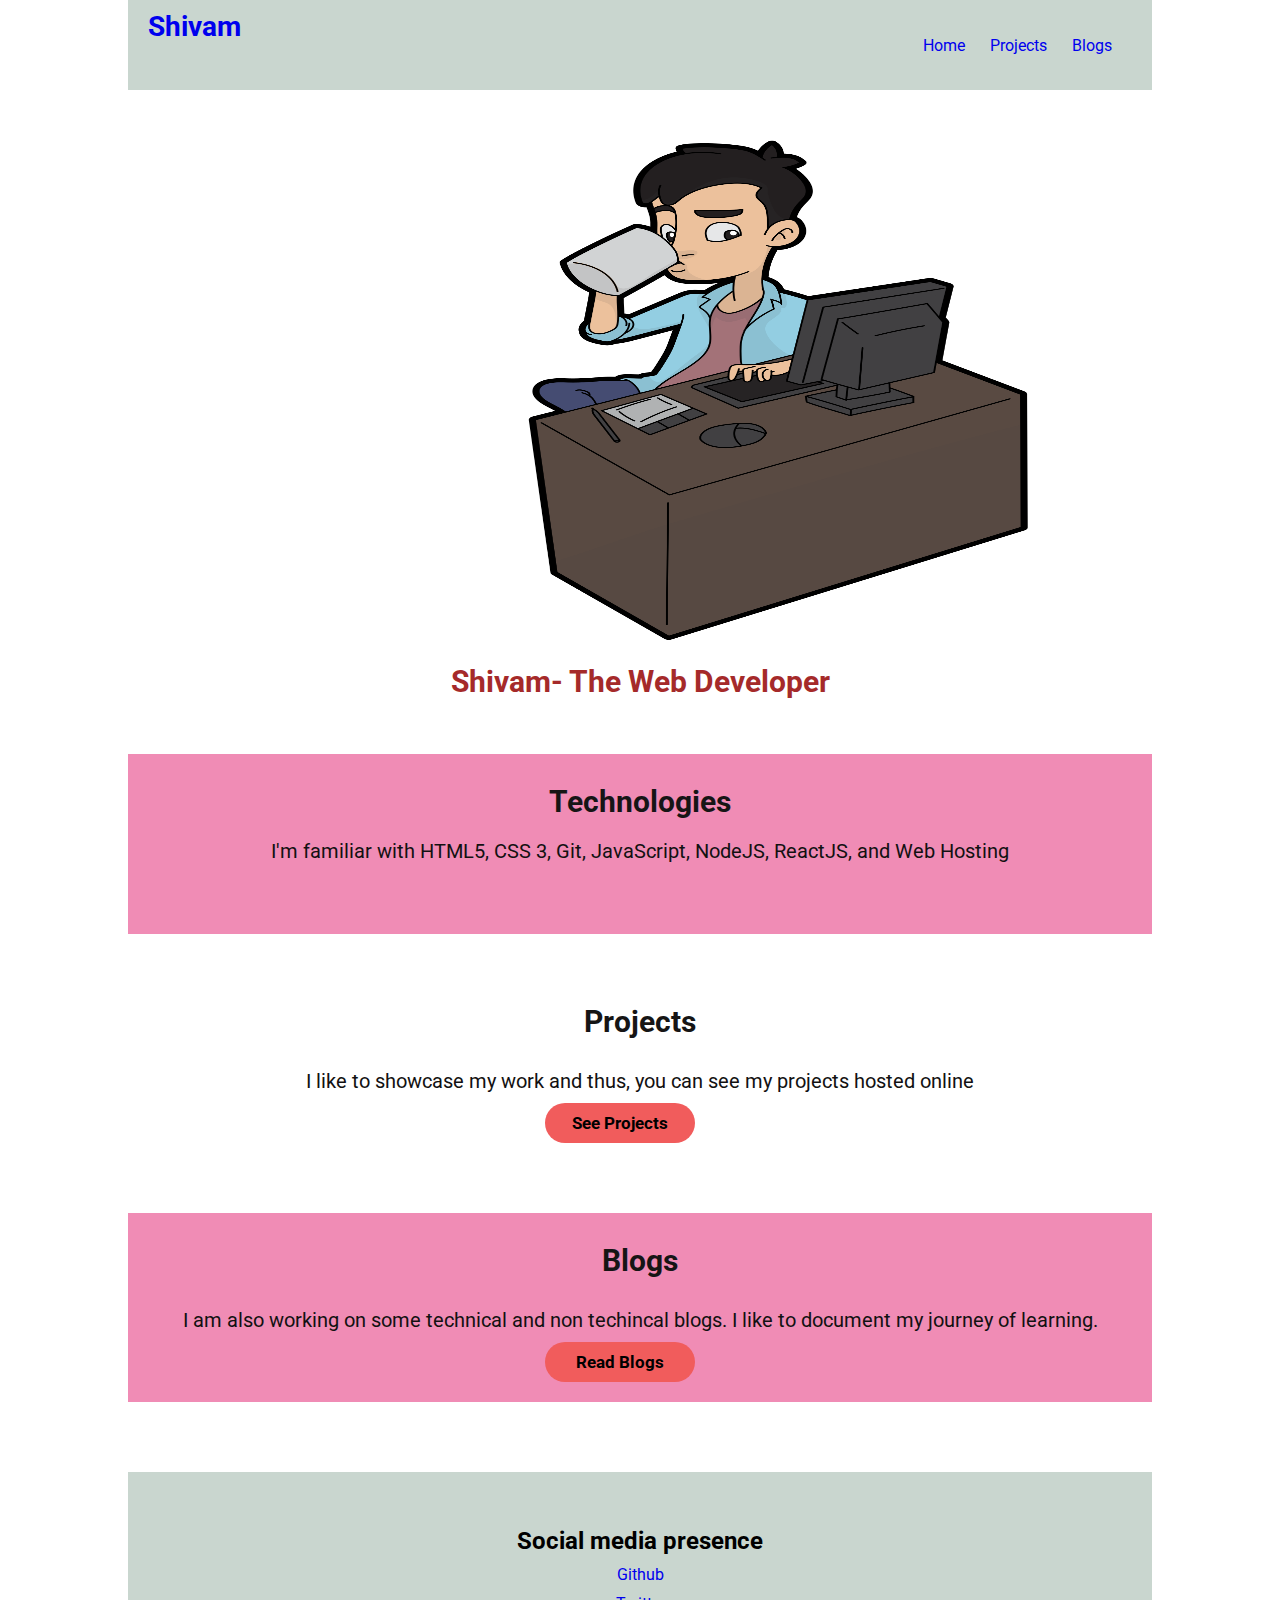
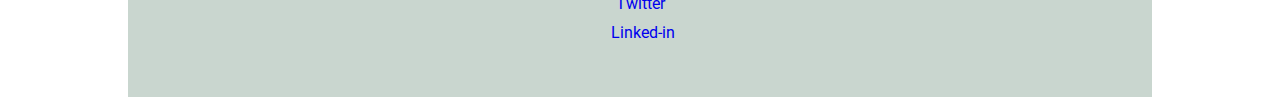
<file: index.html>
<!DOCTYPE html>
<html lang="en">
  <head>
    <meta charset="UTF-8" />
    <meta http-equiv="X-UA-Compatible" content="IE=edge" />
    <meta name="viewport" content="width=device-width, initial-scale=1.0" />
    <link rel="stylesheet" href="style.css" />
    <title>Shivam Kumar</title>
  </head>
  <body>
    <nav class="nav">
      <h3 class="heading"><a href="/index.html">Shivam</a></h3>
      <div class="links">
        <a href="/index.html">Home</a>
        <a href="/projects.html">Projects</a>
        <a href="/blogs.html">Blogs</a>
      </div>
    </nav>
    <section class="sec-2">
      <img class="img" src="/png.png" />
    </section>
    <section class="sec-3">
      <h1>Shivam- The Web Developer</h1>
    </section>
    <section class="sec-4">
      <h1>Technologies</h1>
      <p>
        I'm familiar with HTML5, CSS 3, Git, JavaScript, NodeJS, ReactJS, and Web
        Hosting
      </p>
    </section>
    <section class="sec-5">
      <h1>Projects</h1>
      <p>
        I like to showcase my work and thus, you can see my projects hosted
        online
      </p>
      <a class="button" href="/projects.html">See Projects</a>
    </section>
    <section class="sec-6">
      <h1>Blogs</h1>
      <p>
        I am also working on some technical and non techincal blogs. I like to
        document my journey of learning.
      </p>
      <a class="button" href="/blogs.html">Read Blogs</a>
    </section>
    <footer>
      <h2>Social media presence</h2>
      <a href="https://github.com/Shivamkumar08">Github</a>
      <a href="https://twitter.com/shibu_perfect">Twitter</a>
      <a href="https://www.linkedin.com/in/shivam-kumar-037943184/" class="ld"
        >Linked-in</a
      >
    </footer>
  </body>
</html>
</file>
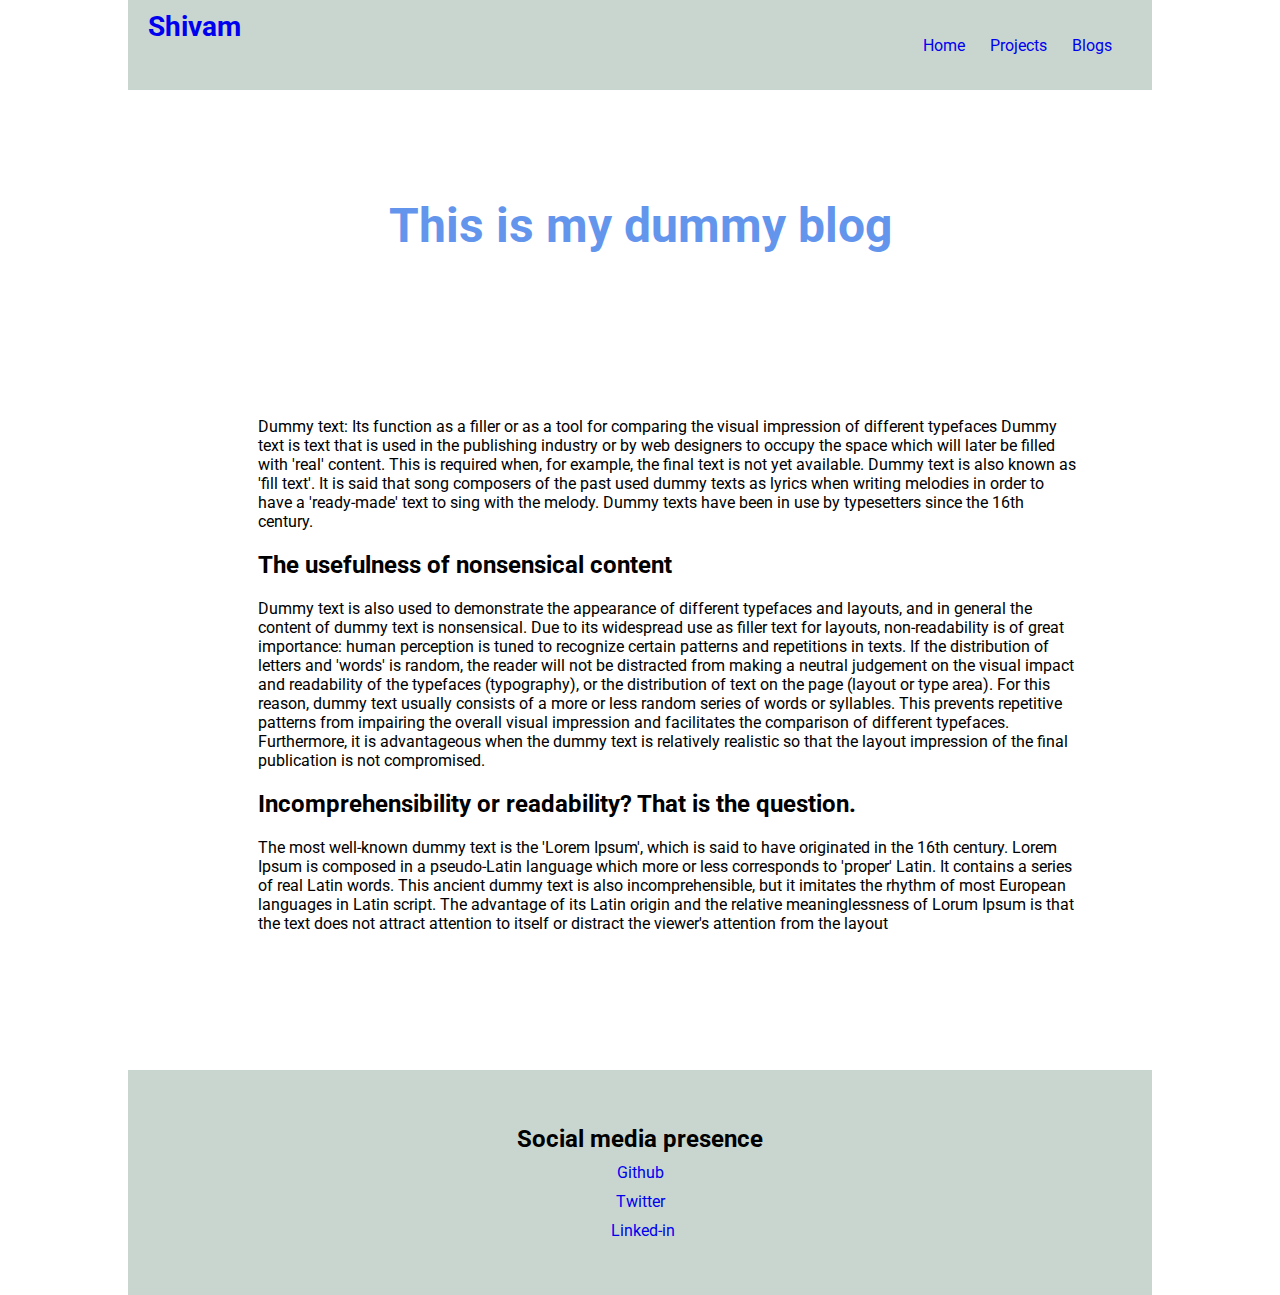
<file: blog1.html>
<!DOCTYPE html>
<html lang="en">
  <head>
    <meta charset="UTF-8" />
    <meta http-equiv="X-UA-Compatible" content="IE=edge" />
    <meta name="viewport" content="width=device-width, initial-scale=1.0" />
    <link rel="stylesheet" href="blog1.css" />
    <title>Shivam Kumar</title>
  </head>
  <body>
    <nav class="nav">
      <h3 class="heading"><a href="/index.html">Shivam</a></h3>
      <div class="links">
        <a href="/index.html">Home</a>
        <a href="/projects.html">Projects</a>
        <a href="/blogs.html">Blogs</a>
      </div>
    </nav>
    <section class="b-sec1">
      <h1>This is my dummy blog</h1>
    </section>
    <section class="bb-sec2">
      <p>
        Dummy text: Its function as a filler or as a tool for comparing the
        visual impression of different typefaces Dummy text is text that is used
        in the publishing industry or by web designers to occupy the space which
        will later be filled with 'real' content. This is required when, for
        example, the final text is not yet available. Dummy text is also known
        as 'fill text'. It is said that song composers of the past used dummy
        texts as lyrics when writing melodies in order to have a 'ready-made'
        text to sing with the melody. Dummy texts have been in use by
        typesetters since the 16th century.
      </p>
      <h2>The usefulness of nonsensical content</h2>
      <p>
        Dummy text is also used to demonstrate the appearance of different
        typefaces and layouts, and in general the content of dummy text is
        nonsensical. Due to its widespread use as filler text for layouts,
        non-readability is of great importance: human perception is tuned to
        recognize certain patterns and repetitions in texts. If the distribution
        of letters and 'words' is random, the reader will not be distracted from
        making a neutral judgement on the visual impact and readability of the
        typefaces (typography), or the distribution of text on the page (layout
        or type area). For this reason, dummy text usually consists of a more or
        less random series of words or syllables. This prevents repetitive
        patterns from impairing the overall visual impression and facilitates
        the comparison of different typefaces. Furthermore, it is advantageous
        when the dummy text is relatively realistic so that the layout
        impression of the final publication is not compromised.
      </p>
      <h2>Incomprehensibility or readability? That is the question.</h2>
      <p>
        The most well-known dummy text is the 'Lorem Ipsum', which is said to
        have originated in the 16th century. Lorem Ipsum is composed in a
        pseudo-Latin language which more or less corresponds to 'proper' Latin.
        It contains a series of real Latin words. This ancient dummy text is
        also incomprehensible, but it imitates the rhythm of most European
        languages in Latin script. The advantage of its Latin origin and the
        relative meaninglessness of Lorum Ipsum is that the text does not
        attract attention to itself or distract the viewer's attention from the
        layout
      </p>
    </section>
    <footer>
      <h2>Social media presence</h2>
      <a href="https://github.com/Shivamkumar08">Github</a>
      <a href="https://twitter.com/shibu_perfect">Twitter</a>
      <a href="https://www.linkedin.com/in/shivam-kumar-037943184/" class="ld"
        >Linked-in</a
      >
    </footer>
  </body>
</html>
</file>
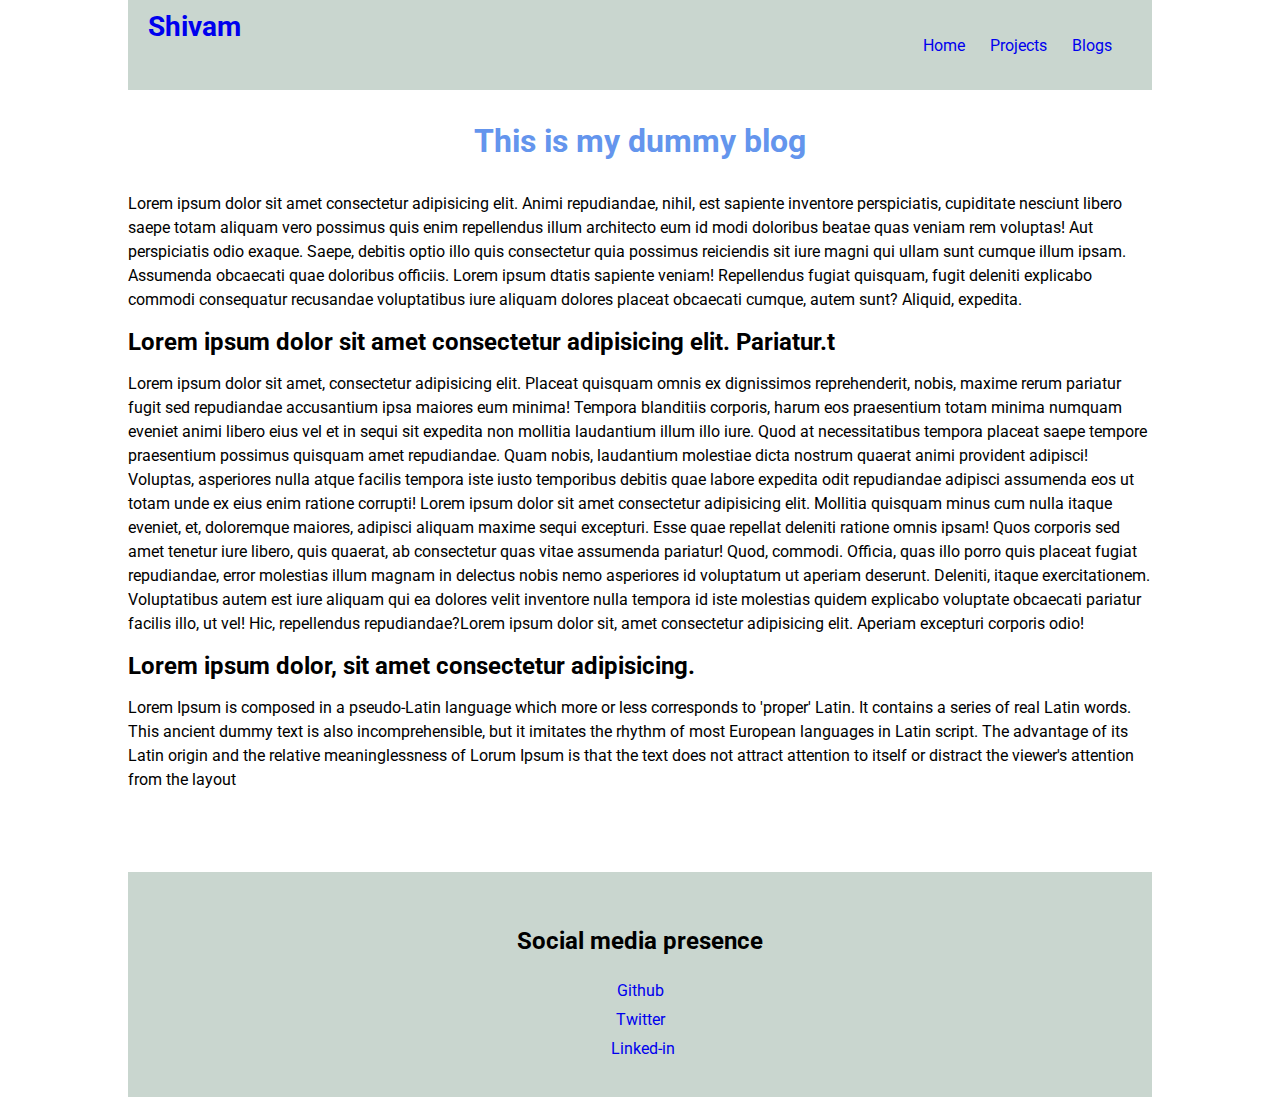
<file: blog2.html>
<!DOCTYPE html>
<html lang="en">
  <head>
    <meta charset="UTF-8" />
    <meta http-equiv="X-UA-Compatible" content="IE=edge" />
    <meta name="viewport" content="width=device-width, initial-scale=1.0" />
    <link rel="stylesheet" href="blog2.css" />
    <title>Shivam Kumar</title>
  </head>
  <body>
    <nav class="nav">
      <h3 class="heading"><a href="/index.html">Shivam</a></h3>
      <div class="links">
        <a href="/index.html">Home</a>
        <a href="/projects.html">Projects</a>
        <a href="/blogs.html">Blogs</a>
      </div>
    </nav>
    <section class="b-sec1">
      <h1 class="center">This is my dummy blog</h1>
    </section>
    <section class="bb-sec2">
      <p>
        Lorem ipsum dolor sit amet consectetur adipisicing elit. Animi
        repudiandae, nihil, est sapiente inventore perspiciatis, cupiditate
        nesciunt libero saepe totam aliquam vero possimus quis enim repellendus
        illum architecto eum id modi doloribus beatae quas veniam rem voluptas!
        Aut perspiciatis odio exaque. Saepe, debitis
        optio illo quis consectetur quia possimus reiciendis sit iure magni qui
        ullam sunt cumque illum ipsam. Assumenda obcaecati quae doloribus
        officiis. Lorem ipsum dtatis sapiente veniam! Repellendus fugiat
        quisquam, fugit deleniti explicabo commodi consequatur recusandae
        voluptatibus iure aliquam dolores placeat obcaecati cumque, autem sunt?
        Aliquid, expedita.
      </p>
      <h2>
        Lorem ipsum dolor sit amet consectetur adipisicing elit. Pariatur.t
      </h2>
      <p>
        Lorem ipsum dolor sit amet, consectetur adipisicing elit. Placeat
        quisquam omnis ex dignissimos reprehenderit, nobis, maxime rerum
        pariatur fugit sed repudiandae accusantium ipsa maiores eum minima!
        Tempora blanditiis corporis, harum eos praesentium totam minima numquam
        eveniet animi libero eius vel et in sequi sit expedita non mollitia
        laudantium illum illo iure. Quod at necessitatibus tempora placeat saepe
        tempore praesentium possimus quisquam amet repudiandae. Quam nobis,
        laudantium molestiae dicta nostrum quaerat animi provident adipisci!
        Voluptas, asperiores nulla atque facilis tempora iste iusto temporibus
        debitis quae labore expedita odit repudiandae adipisci assumenda eos ut
        totam unde ex eius enim ratione corrupti! Lorem ipsum dolor sit amet
        consectetur adipisicing elit. Mollitia quisquam minus cum nulla itaque
        eveniet, et, doloremque maiores, adipisci aliquam maxime sequi
        excepturi. Esse quae repellat deleniti ratione omnis ipsam! Quos
        corporis sed amet tenetur iure libero, quis quaerat, ab consectetur quas
        vitae assumenda pariatur! Quod, commodi. Officia, quas illo porro quis
        placeat fugiat repudiandae, error molestias illum magnam in delectus
        nobis nemo asperiores id voluptatum ut aperiam deserunt. Deleniti,
        itaque exercitationem. Voluptatibus autem est iure aliquam qui ea
        dolores velit inventore nulla tempora id iste molestias quidem explicabo
        voluptate obcaecati pariatur facilis illo, ut vel! Hic, repellendus
        repudiandae?Lorem ipsum dolor sit, amet consectetur adipisicing elit.
        Aperiam excepturi corporis odio!
      </p>
      <h2>Lorem ipsum dolor, sit amet consectetur adipisicing.</h2>
      <p>
        Lorem Ipsum is composed in a pseudo-Latin language which more or less
        corresponds to 'proper' Latin. It contains a series of real Latin words.
        This ancient dummy text is also incomprehensible, but it imitates the
        rhythm of most European languages in Latin script. The advantage of its
        Latin origin and the relative meaninglessness of Lorum Ipsum is that the
        text does not attract attention to itself or distract the viewer's
        attention from the layout
      </p>
    </section>
    <footer>
      <h2>Social media presence</h2>
      <a href="https://github.com/Shivamkumar08">Github</a>
      <a href="https://twitter.com/shibu_perfect">Twitter</a>
      <a href="https://www.linkedin.com/in/shivam-kumar-037943184/" class="ld"
        >Linked-in</a
      >
    </footer>
  </body>
</html>
</file>
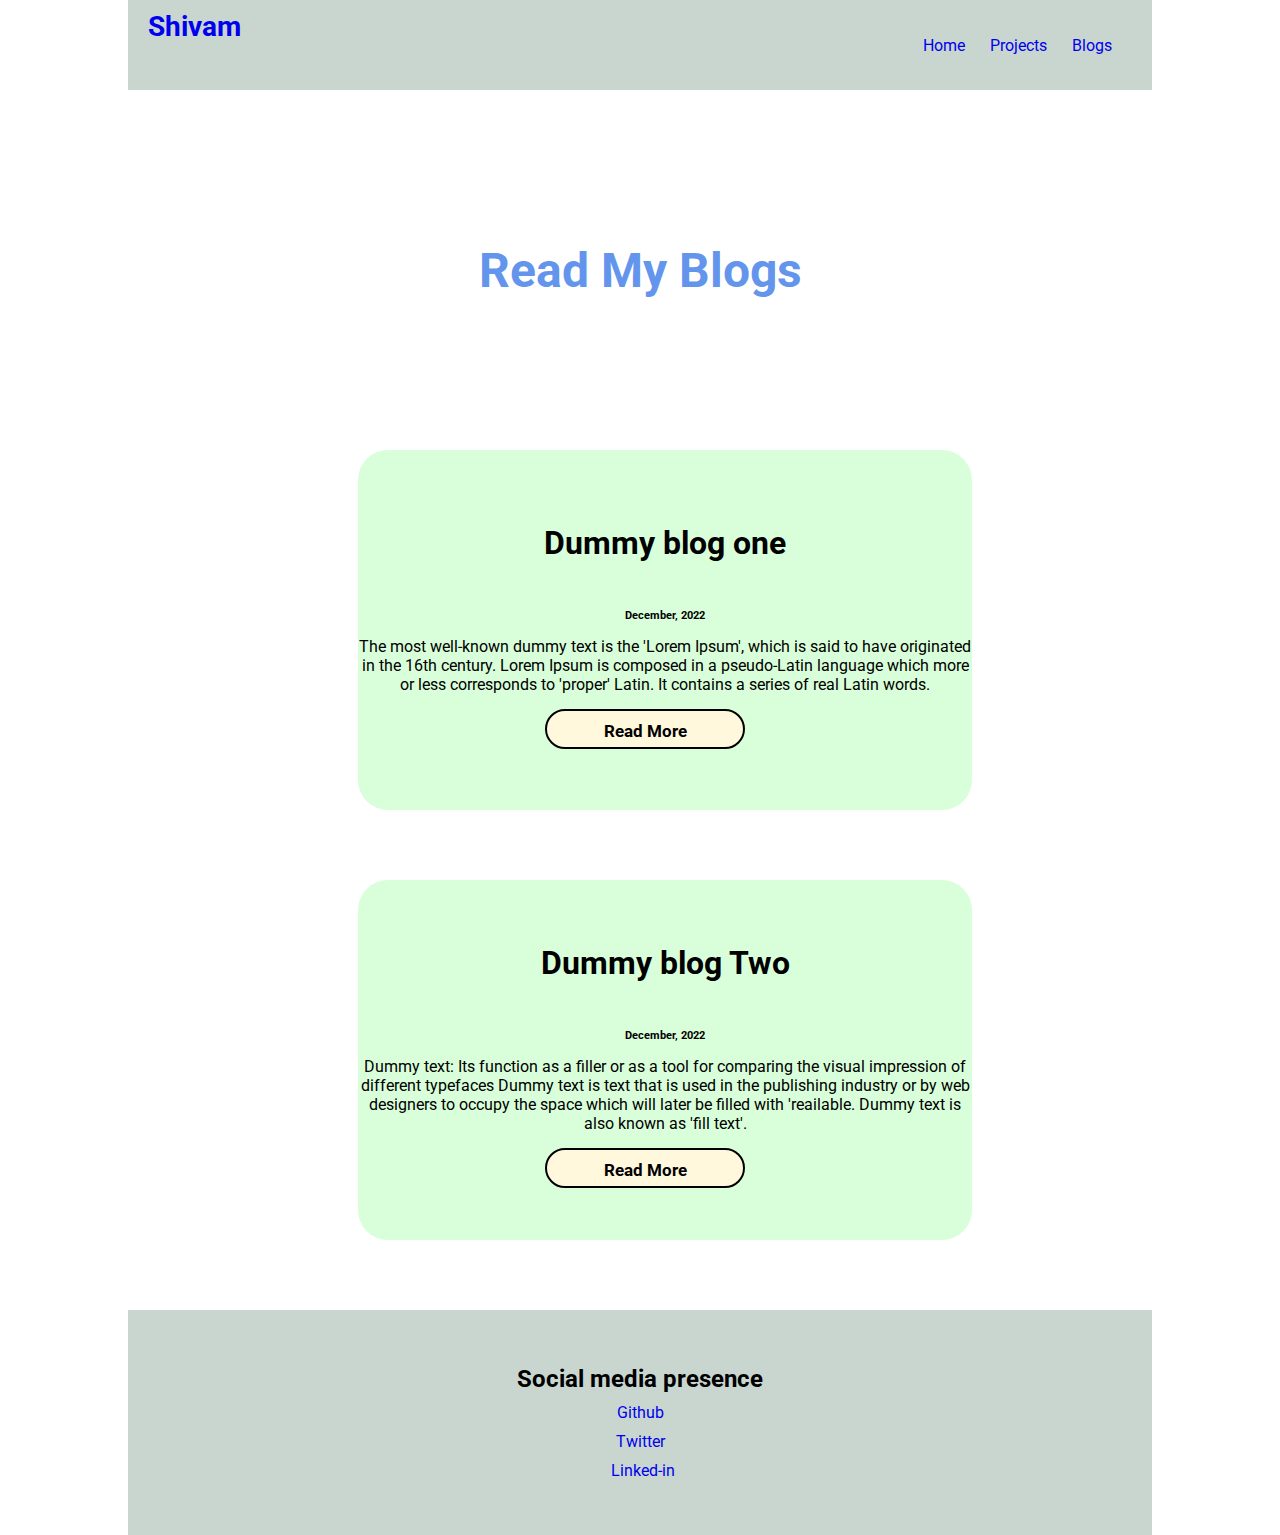
<file: blogs.html>
<!DOCTYPE html>
<html lang="en">
  <head>
    <meta charset="UTF-8" />
    <meta http-equiv="X-UA-Compatible" content="IE=edge" />
    <meta name="viewport" content="width=device-width, initial-scale=1.0" />
    <link rel="stylesheet" href="blogs.css" />
    <title>Shivam Kumar</title>
  </head>
  <body>
    <nav class="nav">
      <h3 class="heading"><a href="/index.html">Shivam</a></h3>
      <div class="links">
        <a href="/index.html">Home</a>
        <a href="/projects.html">Projects</a>
        <a href="/blogs.html">Blogs</a>
      </div>
    </nav>
    <section class="b-sec1">
      <h1>Read My Blogs</h1>
    </section>

    <section class="b-sec2">
      <h1>Dummy blog one</h1>
      <h6>December, 2022</h6>
      <p>
        The most well-known dummy text is the 'Lorem Ipsum', which is said to
        have originated in the 16th century. Lorem Ipsum is composed in a
        pseudo-Latin language which more or less corresponds to 'proper' Latin.
        It contains a series of real Latin words.
      </p>
      <a class="read-more" href="/blog1.html">Read More</a>
    </section>

    <section class="b-sec2">
      <h1>Dummy blog Two</h1>
      <h6>December, 2022</h6>
      <p>
        Dummy text: Its function as a filler or as a tool for comparing the
        visual impression of different typefaces Dummy text is text that is used
        in the publishing industry or by web designers to occupy the space which
        will later be filled with 'reailable. Dummy text is also known as 'fill
        text'.
      </p>
      <a class="read-more" href="/blog2.html">Read More</a>
    </section>

    <footer>
      <h2>Social media presence</h2>
      <a href="https://github.com/Shivamkumar08">Github</a>
      <a href="https://twitter.com/shibu_perfect">Twitter</a>
      <a href="https://www.linkedin.com/in/shivam-kumar-037943184/" class="ld"
        >Linked-in</a
      >
    </footer>
  </body>
</html>
</file>
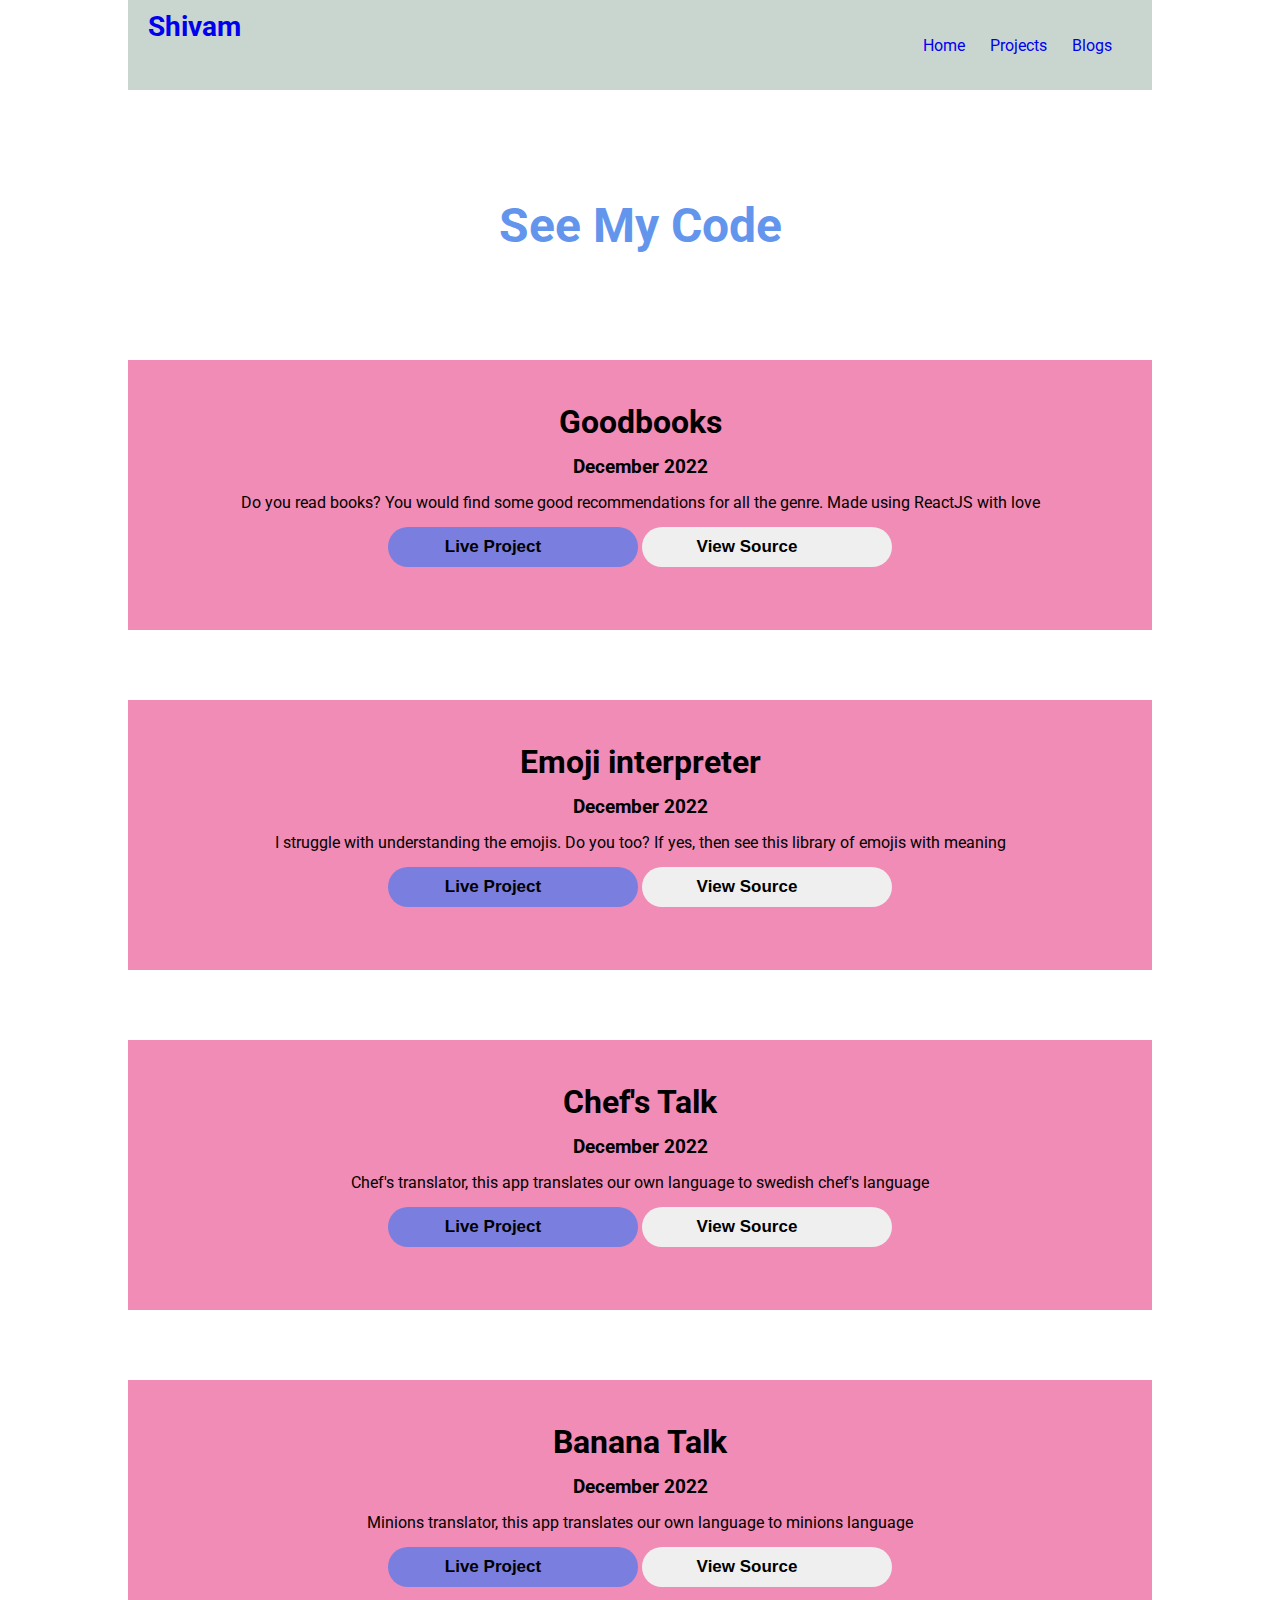
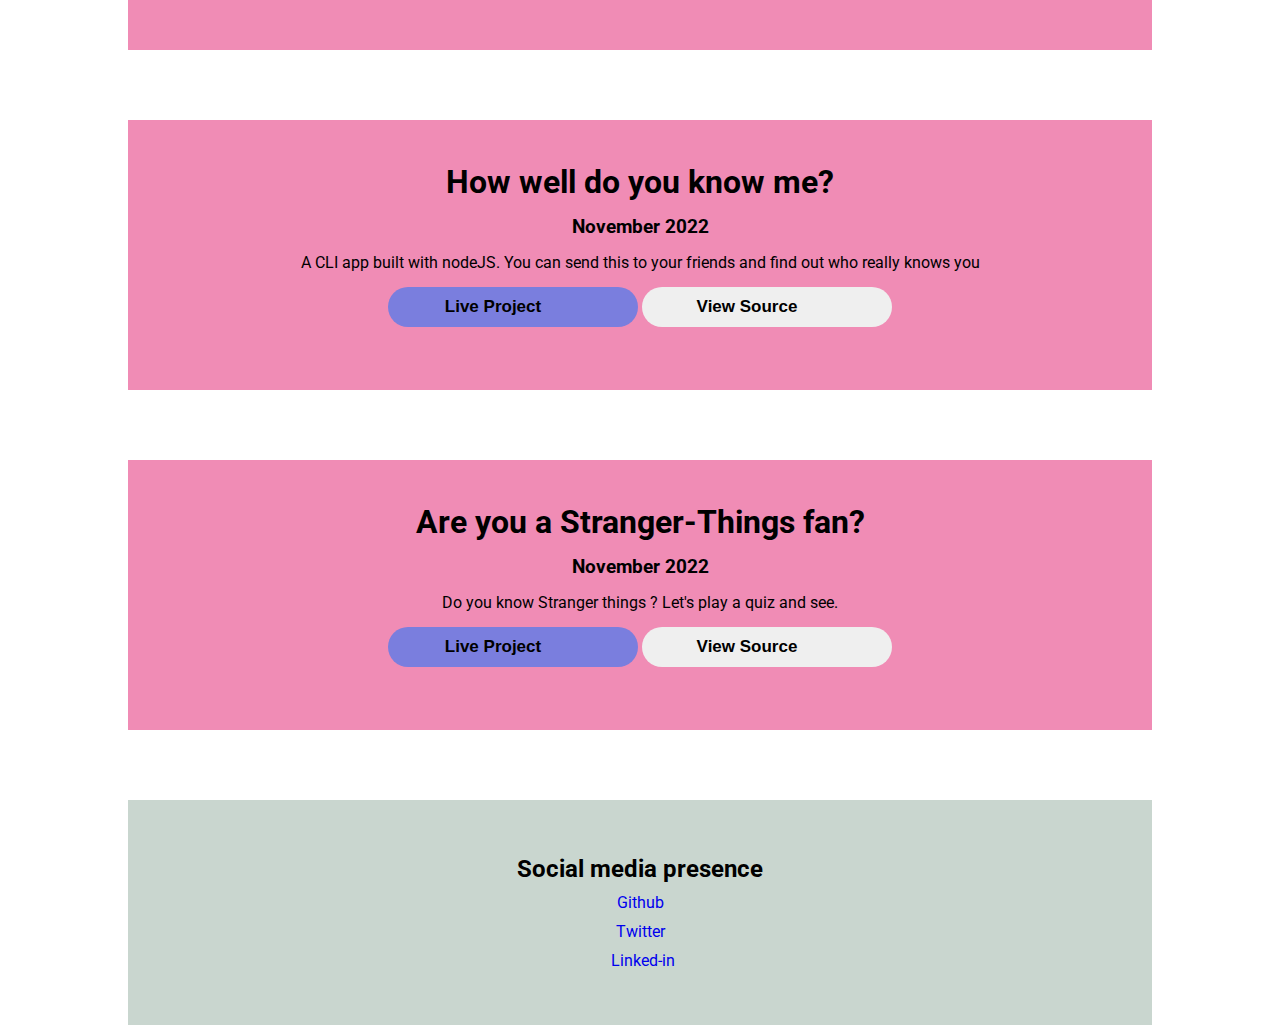
<file: projects.html>
<!DOCTYPE html>
<html lang="en">
  <head>
    <meta charset="UTF-8" />
    <meta http-equiv="X-UA-Compatible" content="IE=edge" />
    <meta name="viewport" content="width=device-width, initial-scale=1.0" />
    <link rel="stylesheet" href="project.css" />
    <title>Shivam Kumar</title>
  </head>
  <body>
    <nav class="nav">
      <h3 class="heading"><a href="/index.html">Shivam</a></h3>
      <div class="links">
        <a href="/index.html">Home</a>
        <a href="/projects.html">Projects</a>
        <a href="/blogs.html">Blogs</a>
      </div>
    </nav>
    <section class="p-sec1">
      <h1>See My Code</h1>
    </section>

    <!-- <section class="p-sec2">
      <h1>Profit-or-Loss</h1>
      <h3>December 2022</h3>
      <p>
        A website which helps user how much profit or loss he/she is making in
        percentage & absolute value.
      </p>
      <div class="button-class">
        <button class="live">Live Project</button>
        <button>View Source</button>
      </div>
    </section> -->

    <!-- <section class="p-sec2">
      <h1>Palindrome-birthdays</h1>
      <h3>December 2022</h3>
      <p>
        App which checks whether your birthday is a palindrome birthday or not.
      </p>
      <div class="button-class">
        <button class="live">Live Project</button>
        <button>View Source</button>
      </div>
    </section>

    <section class="p-sec2">
      <h1>Learn-triangles</h1>
      <h3>December 2022</h3>
      <p>A website which helps you to learn about triangles</p>
      <div class="button-class">
        <button class="live">Live Project</button>
        <button>View Source</button>
      </div>
    </section> -->

    <!-- <section class="p-sec2">
      <h1>Is-your-birthday-lucky</h1>
      <h3>December 2022</h3>
      <p>
        A website which can help you to check whether your birthday is lucky or
        not.
      </p>
      <div class="button-class">
        <button class="live">Live Project</button>
        <button>View Source</button>
      </div>
    </section>

    <section class="p-sec2">
      <h1>Cash-register-manager</h1>
      <h3>December 2022</h3>
      <p>
        A cash register manager which helps the user by telling how can he/she
        return the change to the customer with minimum number of notes.
      </p>
      <div class="button-class">
        <button class="live">Live Project</button>
        <button>View Source</button>
      </div>
    </section> -->

    <section class="p-sec2">
      <h1>Goodbooks</h1>
      <h3>December 2022</h3>
      <p>
        Do you read books? You would find some good recommendations for all the
        genre. Made using ReactJS with love
      </p>
      <div class="button-class">
        <button class="live">
          <a href="https://lnwpbf.csb.app/" class="link">Live Project</a>
        </button>
        <button>
          <a href="https://codesandbox.io/s/mark10-lnwpbf" class="link"
            >View Source</a
          >
        </button>
      </div>
    </section>

    <section class="p-sec2">
      <h1>Emoji interpreter</h1>
      <h3>December 2022</h3>
      <p>
        I struggle with understanding the emojis. Do you too? If yes, then see
        this library of emojis with meaning
      </p>
      <div class="button-class">
        <button class="live">
          <a href="https://n0spil.csb.app/" class="link">Live Project</a>
        </button>
        <button>
          <a href="https://codesandbox.io/s/neog-lesson-05-n0spil" class="link"
            >View Source</a
          >
        </button>
      </div>
    </section>

    <section class="p-sec2">
      <h1>Chef's Talk</h1>
      <h3>December 2022</h3>
      <p>
        Chef's translator, this app translates our own language to swedish
        chef's language
      </p>
      <div class="button-class">
        <button class="live">
          <a href="https://chefstranlate08.netlify.app/" class="link">Live Project</a>
        </button>
        <button>
          <a href="https://github.com/Shivamkumar08/neog-camp-mark7" class="link"
            >View Source</a
          >
        </button>
      </div>
    </section>

    <section class="p-sec2">
      <h1>Banana Talk</h1>
      <h3>December 2022</h3>
      <p>
        Minions translator, this app translates our own language to minions
        language
      </p>
      <div class="button-class">
        <button class="live">
          <a href="https://bananatalk08.netlify.app/" class="link">Live Project</a>
        </button>
        <button>
          <a href="https://github.com/Shivamkumar08/neog-camp-mark6" class="link"
            >View Source</a
          >
        </button>
      </div>
    </section>

    <section class="p-sec2">
      <h1>How well do you know me?</h1>
      <h3>November 2022</h3>
      <p>
        A CLI app built with nodeJS. You can send this to your friends and find
        out who really knows you
      </p>
      <div class="button-class">
        <button class="live">
          <a
            href="https://replit.com/@ShivamJha28/Do-you-know-me?embed=true"
            class="link"
            >Live Project</a
          >
        </button>
        <button>
          <a
            href="https://github.com/Shivamkumar08/neog-camp-mark1-CLI-App-Do-you-know-me-"
            class="link"
            >View Source</a
          >
        </button>
      </div>
    </section>

    <section class="p-sec2">
      <h1>Are you a Stranger-Things fan?</h1>
      <h3>November 2022</h3>
      <p>Do you know Stranger things ? Let's play a quiz and see.</p>
      <div class="button-class">
        <button class="live">
          <a
            href="https://replit.com/@ShivamJha28/CLI-Fandom-Quiz-App-StrangerThings-quiz?embed=true"
            class="link"
            >Live Project</a
          >
        </button>
        <button>
          <a
            href="https://github.com/Shivamkumar08/neog-camp-mark2-CLI-FANDOM-QUIZ-ON-STRANGER_THINGS"
            class="link"
            >View Source</a
          >
        </button>
      </div>
    </section>

    <footer>
      <h2>Social media presence</h2>
      <a href="https://github.com/Shivamkumar08">Github</a>
      <a href="https://twitter.com/shibu_perfect">Twitter</a>
      <a href="https://www.linkedin.com/in/shivam-kumar-037943184/" class="ld"
        >Linked-in</a
      >
    </footer>
  </body>
</html>
</file>
<file: style.css>
@import url("https://fonts.googleapis.com/css2?family=Roboto:wght@300;400;500;700&display=swap");
* {
  margin: 0;
  padding: 0;
  box-sizing: border-box;
}
body {
  width: 80%;
  height: 100vh;
  margin: auto;
  font-family: "Roboto", sans-serif;
}
a {
  text-decoration: none;
}
.nav {
  background-color: #c9d6cf;
  height: 10vh;
  display: flex;
  justify-content: space-between;
}
.heading {
  font-size: 28px;
  color: rgb(236, 6, 110);
  font-weight: bold;
  padding: 10px 20px;
}
.links {
  display: flex;
  /* justify-content: flex-end; */
  align-items: center;
  gap: 25px;
  color: black;
}
a:last-child {
  margin-right: 40px;
}
.sec2 {
}
.img {
  height: 500px;
  width: 500px;
  margin-top: 50px;
  margin-left: 400px;
}
.sec-3 {
  height: 10vh;
  width: 80%;
  margin: auto;
  /* margin-bottom: 100px; */
}
.sec-3 h1 {
  text-align: center;
  margin-top: 20px;
  color: brown;
  font-size: 30px;
  margin-bottom: 20px;
}
.sec-4 {
  background-color: #f08cb5;
  text-align: center;
  height: 20vh;
  margin-bottom: 20px;
}
.sec-4 h1 {
  padding-top: 30px;
  color: rgb(22, 21, 21);
  font-size: 30px;
  font-weight: bold;
}
.sec-4 p {
  /* padding-top: 50px; */
  color: rgb(18, 17, 17);
  font-size: 20px;
  margin-top: 20px;
}

.sec-5 {
  display: flex;
  flex-direction: column;
  justify-content: center;
  align-items: center;
  gap: 10px;
  margin-bottom: 20px;
}
.sec-5 h1 {
  padding-top: 50px;
  color: rgb(22, 21, 21);
  font-size: 30px;
  font-weight: bold;
}
.sec-5 p {
  /* padding-top: 50px; */
  color: rgb(18, 17, 17);
  font-size: 20px;
  margin-top: 20px;
}
.sec-5 button {
  width: 150px;
  text-align: center;
  padding: 10px 20px;
  background-color: rgb(241, 92, 92);
  border-radius: 20px;
  font-weight: bold;
  border: none;
  font-size: 17px;
  cursor: pointer;
}
.button {
  width: 150px;
  text-align: center;
  padding: 10px 20px;
  background-color: rgb(241, 92, 92);
  border-radius: 20px;
  font-weight: bold;
  border: none;
  color: black;
  font-size: 17px;
  cursor: pointer;
  margin-bottom: 20px;
}
.sec-6 {
  display: flex;
  background-color: #f08cb5;
  margin-top: 50px;
  flex-direction: column;
  justify-content: center;
  align-items: center;
  gap: 10px;
  margin-bottom: 70px;
}
.sec-6 h1 {
  padding-top: 30px;
  color: rgb(22, 21, 21);
  font-size: 30px;
  font-weight: bold;
}
.sec-6 p {
  /* padding-top: 50px; */
  color: rgb(18, 17, 17);
  font-size: 20px;
  margin-top: 20px;
}
.sec-6 button {
  width: 150px;
  text-align: center;
  padding: 10px 20px;
  /* background-color: rgb(185, 66, 66); */
  border-radius: 20px;
  font-weight: bold;
  border: none;
  margin-bottom: 20px;
  cursor: pointer;
  font-size: 17px;
}
footer {
  height: 25vh;
  background-color: #c9d6cf;
  display: flex;
  flex-direction: column;
  align-items: center;
  gap: 10px;
  padding: 30px;
  justify-content: center;
  margin-bottom: 40px;
}
footer a {
  text-align: center;
  font-size: 16px;
}
.ld {
  padding-left: 45px;
}
</file>
<file: blog1.css>
@import url("https://fonts.googleapis.com/css2?family=Roboto:wght@300;400;500;700&display=swap");
* {
  margin: 0;
  padding: 0;
  box-sizing: border-box;
}
body {
  font-family: "Roboto", sans-serif;
  width: 80%;
  height: 100vh;
  margin: auto;
}
a {
  text-decoration: none;
}
.nav {
  background-color: #c9d6cf;
  height: 10vh;
  display: flex;
  justify-content: space-between;
}
.heading {
  font-size: 28px;
  color: rgb(236, 6, 110);
  font-weight: bold;
  padding: 10px 20px;
}
.links {
  display: flex;
  /* justify-content: flex-end; */
  align-items: center;
  gap: 25px;
  color: black;
}
a:last-child {
  margin-right: 40px;
}

.b-sec1 {
  height: 30vh;
  display: flex;
  justify-content: center;
  font-size: 24px;
  align-items: center;
  color: cornflowerblue;
}

.bb-sec2 {
  width: 80%;
  margin-left: 130px;
  height: 70vh;
  display: flex;
  flex-direction: column;
  justify-content: center;
  align-items: flex-start;
  gap: 20px;
  margin-bottom: 40px;
}
footer {
  margin-top: 5rem;
  height: 25vh;
  background-color: #c9d6cf;
  display: flex;
  flex-direction: column;
  align-items: center;
  gap: 10px;
  padding: 30px;
  justify-content: center;
  margin-bottom: 40px;
}
footer a {
  text-align: center;
  font-size: 16px;
}
.ld {
  padding-left: 45px;
}
</file>
<file: blog2.css>
@import url("https://fonts.googleapis.com/css2?family=Roboto:wght@300;400;500;700&display=swap");
* {
  margin: 0;
  padding: 0;
  box-sizing: border-box;
}
body {
  font-family: "Roboto", sans-serif;
  width: 80%;
  height: 100vh;
  margin: auto;
}
a {
  text-decoration: none;
}
.nav {
  background-color: #c9d6cf;
  height: 10vh;
  display: flex;
  justify-content: space-between;
}
.heading {
  font-size: 28px;
  color: rgb(236, 6, 110);
  font-weight: bold;
  padding: 10px 20px;
}
.links {
  display: flex;
  /* justify-content: flex-end; */
  align-items: center;
  gap: 25px;
  color: black;
}
a:last-child {
  margin-right: 40px;
}
.center{
    text-align: center;
    margin: 2rem 0;
    font-size: 32px;
    color: cornflowerblue;

}
p{
    line-height: 1.5rem;
}
h2{
    margin: 1rem 0;
}


footer {
    margin-top: 5rem;
    height: 25vh;
    background-color: #c9d6cf;
    display: flex;
    flex-direction: column;
    align-items: center;
    gap: 10px;
    padding: 30px;
    justify-content: center;
    margin-bottom: 40px;
  }
  footer a {
    text-align: center;
    font-size: 16px;
  }
  .ld {
    padding-left: 45px;
  }
</file>
<file: blogs.css>
@import url("https://fonts.googleapis.com/css2?family=Roboto:wght@300;400;500;700&display=swap");
* {
  margin: 0;
  padding: 0;
  box-sizing: border-box;
}


body {
  font-family: "Roboto", sans-serif;
  width: 80%;
  height: 100vh;
  margin: auto;
}
a {
  text-decoration: none;
}
.nav {
  background-color: #c9d6cf;
  height: 10vh;
  display: flex;
  justify-content: space-between;
}
.heading {
  font-size: 28px;
  color: rgb(236, 6, 110);
  font-weight: bold;
  padding: 10px 20px;
}
.links {
  display: flex;
  /* justify-content: flex-end; */
  align-items: center;
  gap: 25px;
  color: black;
}
a:last-child {
  margin-right: 40px;
}

.b-sec1 {
  height: 40vh;
  display: flex;
  justify-content: center;
  font-size: 24px;
  align-items: center;
  color: cornflowerblue;
}

.b-sec2 {
  display: flex;
  background-color: #d9ffda;
  flex-direction: column;
  height: 40vh;
  margin-left: 230px;
  justify-content: center;
  align-items: center;
  gap: 15px;
  width: 60%;
  border-radius: 30px;
  margin-bottom: 70px;
  text-align: center;
}
.b-sec2 h1{
  padding: 2rem ;
}
.read-more {
  height: 40px;
  padding: 10px 20px;
  color: black;
  text-decoration: none;
  width: 200px;
  border: 2px solid black;
  text-align: center;
  padding: 10px 20px;
  border-radius: 20px;
  font-weight: bold;
  margin-bottom: 20px;
  cursor: pointer;
  background-color: cornsilk;
  font-size: 17px;
}
footer {
  height: 25vh;
  background-color: #c9d6cf;
  display: flex;
  flex-direction: column;
  align-items: center;
  gap: 10px;
  padding: 30px;
  justify-content: center;
  margin-bottom: 40px;
}
footer a {
  text-align: center;
  font-size: 16px;
}
.ld {
  padding-left: 45px;
}
</file>
<file: project.css>
@import url("https://fonts.googleapis.com/css2?family=Roboto:wght@300;400;500;700&display=swap");
* {
  margin: 0;
  padding: 0;
  box-sizing: border-box;
}
body {
  font-family: "Roboto", sans-serif;
  width: 80%;
  height: 100vh;
  margin: auto;
}
a {
  text-decoration: none;
}
.nav {
  background-color: #c9d6cf;
  height: 10vh;
  display: flex;
  justify-content: space-between;
}
.heading {
  font-size: 28px;
  color: rgb(236, 6, 110);
  font-weight: bold;
  padding: 10px 20px;
}
.links {
  display: flex;
  /* justify-content: flex-end; */
  align-items: center;
  gap: 25px;
  color: black;
}
a:last-child {
  margin-right: 40px;
}

.p-sec1 {
  height: 30vh;
  display: flex;
  justify-content: center;
  font-size: 24px;
  align-items: center;
  color: cornflowerblue;
}

.p-sec2 {
  display: flex;
  background-color: #f08cb5;
  flex-direction: column;
  height: 30vh;
  justify-content: center;
  align-items: center;
  gap: 15px;
  margin-bottom: 70px;
}

button {
  width: 250px;
  text-align: center;
  padding: 10px 20px;
  border-radius: 20px;
  font-weight: bold;
  border: none;
  margin-bottom: 20px;
  cursor: pointer;
  font-size: 17px;
}
.link {
  /* text-align: center; */
  height: 20px;
  padding: 10px 20px;
  color: black;
  text-decoration: none;
}
.link:visited {
  color: black;
  background-color: rgb(122, 126, 222);
  text-decoration: none;
}
.live {
  background-color: rgb(122, 126, 222);
}

footer {
  height: 25vh;
  background-color: #c9d6cf;
  display: flex;
  flex-direction: column;
  align-items: center;
  gap: 10px;
  padding: 30px;
  justify-content: center;
  margin-bottom: 40px;
}
footer a {
  text-align: center;
  font-size: 16px;
}
.ld {
  padding-left: 45px;
}
</file>
